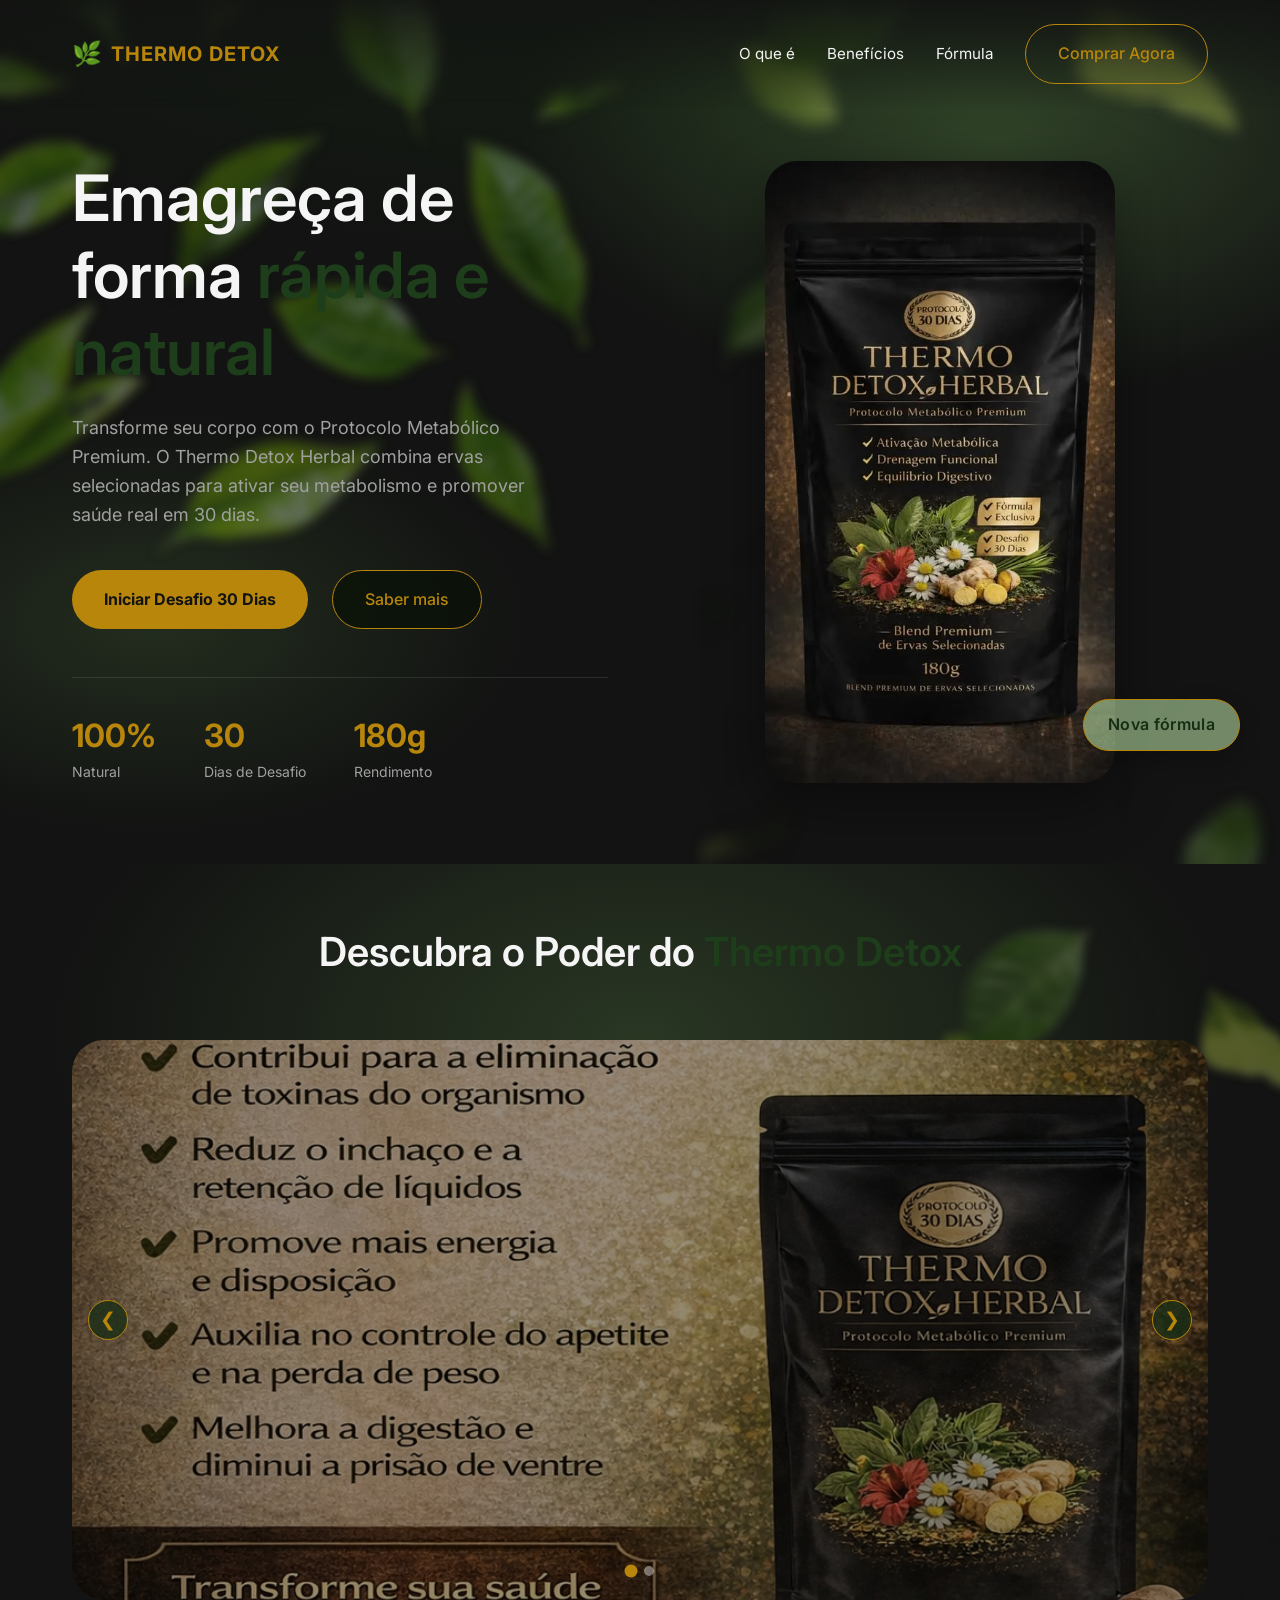
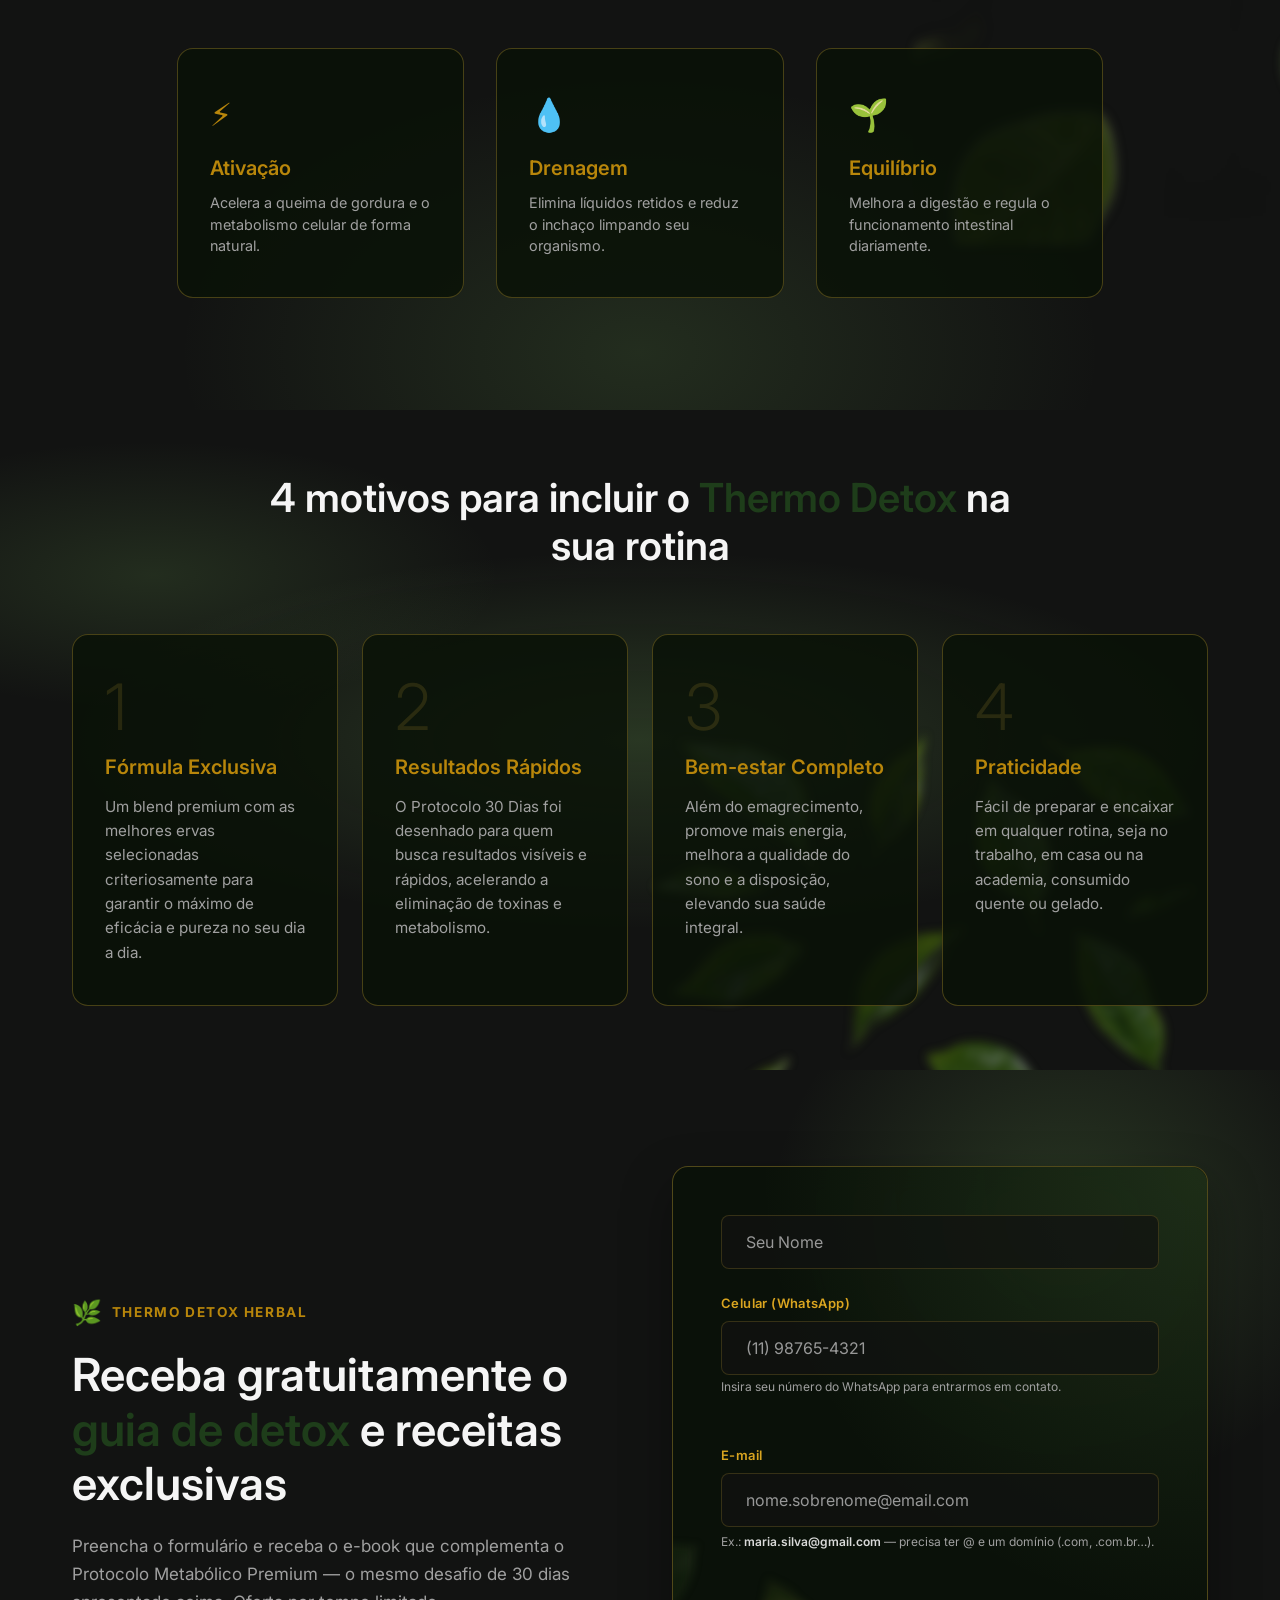
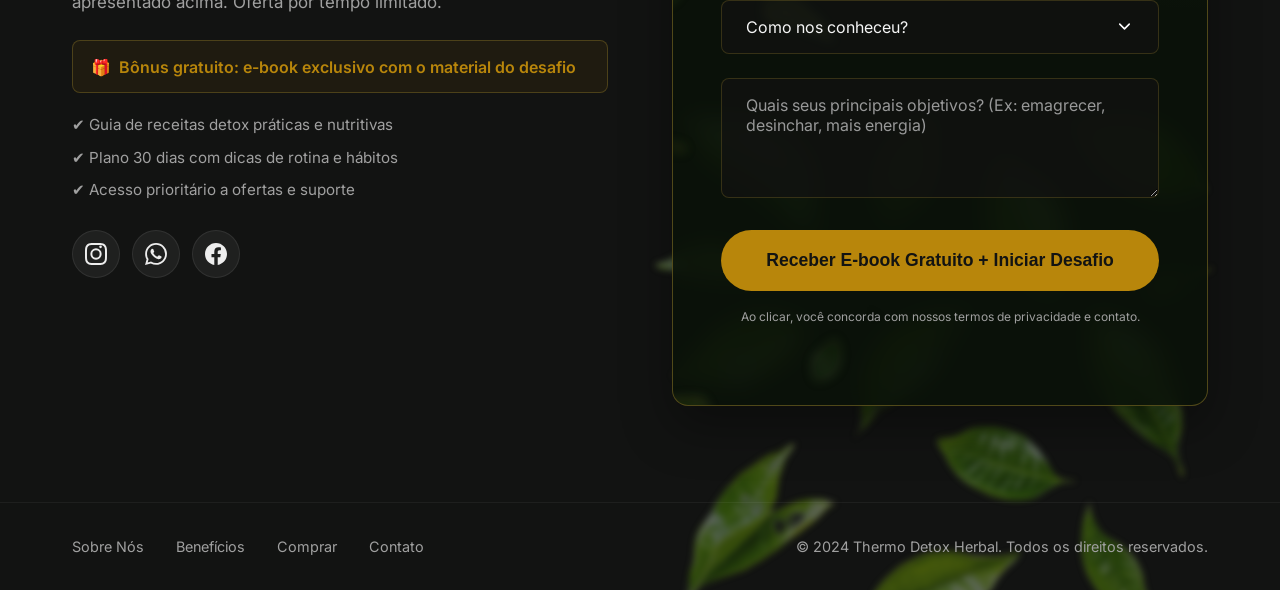
<file: index.html>
<!DOCTYPE html>
<html lang="pt-BR">
<head>
    <meta charset="UTF-8">
    <meta name="viewport" content="width=device-width, initial-scale=1.0">
    <title>Thermo Detox Herbal | Emagreça de Forma Natural</title>
    <meta name="description" content="Protocolo Metabólico Premium de Ervas Selecionadas. Ativação metabólica, drenagem funcional e equilíbrio digestivo.">
    <meta name="keywords" content="Thermo Detox, emagrecer, detox herbal, emagrecimento natural, metabolismo">
    <meta name="theme-color" content="#121312">
    <link rel="icon" type="image/svg+xml" href="./favicon.svg?v=2">
    <link rel="shortcut icon" href="./favicon.svg?v=2">
    <link rel="apple-touch-icon" href="./favicon.svg?v=2">
    <link rel="preconnect" href="https://fonts.googleapis.com">
    <link rel="preconnect" href="https://fonts.gstatic.com" crossorigin>
    <link href="https://fonts.googleapis.com/css2?family=Inter:wght@300;400;500;600;700&display=swap" rel="stylesheet">
    <link rel="stylesheet" href="css/styles.css">
    <script type="application/ld+json">
    {
      "@context": "https://schema.org",
      "@type": "Product",
      "name": "Thermo Detox Herbal",
      "description": "Protocolo Metabólico Premium de Ervas Selecionadas",
      "offers": {
        "@type": "Offer",
        "availability": "https://schema.org/InStock"
      }
    }
    </script>
</head>
<body>
    <!-- Navbar -->
    <header class="navbar">
        <div class="container nav-container">
            <div class="logo">
                <span class="logo-leaf">🌿</span> THERMO DETOX
            </div>
            <nav class="nav-links">
                <a href="#sobre">O que é</a>
                <a href="#beneficios">Benefícios</a>
                <a href="#ingredientes">Fórmula</a>
                <a href="https://api.whatsapp.com/message/HVASE7FUQGZ4B1?autoload=1&app_absent=0" target="_blank" class="btn btn-outline nav-cta">Comprar Agora</a>
            </nav>
        </div>
    </header>

    <!-- Hero Section -->
    <section class="hero">
        <!-- Blurred Background Images -->
        <div class="blur-bg">
            <img src="assets/folhas-verdes.webp" class="blur-img img-1" alt="" loading="lazy">
            <img src="assets/folhas-caindo.webp" class="blur-img img-2" alt="" loading="lazy">
        </div>

        <div class="container hero-grid">
            <div class="hero-content">
                <h1 class="hero-title">Emagreça de forma <span>rápida e natural</span></h1>
                <p class="hero-description">Transforme seu corpo com o Protocolo Metabólico Premium. O Thermo Detox Herbal combina ervas selecionadas para ativar seu metabolismo e promover saúde real em 30 dias.</p>
                <div class="hero-ctas">
                    <a href="https://api.whatsapp.com/message/HVASE7FUQGZ4B1?autoload=1&app_absent=0" target="_blank" class="btn btn-primary">Iniciar Desafio 30 Dias</a>
                    <a href="#beneficios" class="btn btn-secondary">Saber mais</a>
                </div>
                
                <div class="hero-stats">
                    <div class="stat-item">
                        <span class="stat-value">100%</span>
                        <span class="stat-label">Natural</span>
                    </div>
                    <div class="stat-item">
                        <span class="stat-value">30</span>
                        <span class="stat-label">Dias de Desafio</span>
                    </div>
                    <div class="stat-item">
                        <span class="stat-value">180g</span>
                        <span class="stat-label">Rendimento</span>
                    </div>
                </div>
            </div>
            <div class="hero-image-wrapper">
                <!-- Main Product Image Goes Here -->
                <div class="hero-image-bg"></div>
                <img src="assets/produto.webp" alt="Thermo Detox Herbal" class="hero-image" id="main-product-img" loading="lazy">
                <div class="image-label">Nova fórmula</div>
            </div>
        </div>
    </section>

    <!-- Descubra o Poder Section (Previously "O que é") -->
    <section class="environment-section" id="sobre">
        <div class="blur-bg section-ambient" aria-hidden="true">
            <img src="assets/folhas-caindo.webp" class="blur-img ambient-leaf ambient-leaf--env" alt="" loading="lazy">
        </div>
        <div class="container">
            <h2 class="section-title">Descubra o Poder do <span>Thermo Detox</span></h2>
            <div class="env-grid">
                <div class="carousel-container env-image-box">
                    <div class="carousel-track">
                        <div class="carousel-slide">
                            <img src="assets/info-produto.png" alt="Informações do Produto" class="env-img" loading="lazy">
                        </div>
                        <div class="carousel-slide">
                            <img src="assets/uso-do-produto.png" alt="Modo de Uso" class="env-img" loading="lazy">
                        </div>
                    </div>
                    
                    <!-- Carousel Controls -->
                    <button class="carousel-btn prev-btn" aria-label="Imagem Anterior">❮</button>
                    <button class="carousel-btn next-btn" aria-label="Próxima Imagem">❯</button>
                    
                    <div class="carousel-dots">
                        <span class="dot active"></span>
                        <span class="dot"></span>
                    </div>

                </div>
                <div class="env-stats">
                    <div class="glass-stat">
                        <div class="stat-icon">⚡</div>
                        <h4>Ativação</h4>
                        <p>Acelera a queima de gordura e o metabolismo celular de forma natural.</p>
                    </div>
                    <div class="glass-stat">
                        <div class="stat-icon">💧</div>
                        <h4>Drenagem</h4>
                        <p>Elimina líquidos retidos e reduz o inchaço limpando seu organismo.</p>
                    </div>
                    <div class="glass-stat">
                        <div class="stat-icon">🌱</div>
                        <h4>Equilíbrio</h4>
                        <p>Melhora a digestão e regula o funcionamento intestinal diariamente.</p>
                    </div>
                </div>
            </div>
        </div>
    </section>

    <!-- 4 Reasons Section -->
    <section class="reasons-section" id="beneficios">
        <div class="blur-bg section-ambient" aria-hidden="true">
            <img src="assets/folhas-verdes.webp" class="blur-img ambient-leaf ambient-leaf--beneficios" alt="" loading="lazy">
        </div>
        <div class="container">
            <h2 class="section-title">4 motivos para incluir o <span>Thermo Detox</span> na sua rotina</h2>
            <div class="reasons-grid">
                <!-- Reason 1 -->
                <div class="reason-card">
                    <div class="reason-number">1</div>
                    <h3 class="reason-title">Fórmula Exclusiva</h3>
                    <p class="reason-text">Um blend premium com as melhores ervas selecionadas criteriosamente para garantir o máximo de eficácia e pureza no seu dia a dia.</p>
                </div>
                <!-- Reason 2 -->
                <div class="reason-card">
                    <div class="reason-number">2</div>
                    <h3 class="reason-title">Resultados Rápidos</h3>
                    <p class="reason-text">O Protocolo 30 Dias foi desenhado para quem busca resultados visíveis e rápidos, acelerando a eliminação de toxinas e metabolismo.</p>
                </div>
                <!-- Reason 3 -->
                <div class="reason-card">
                    <div class="reason-number">3</div>
                    <h3 class="reason-title">Bem-estar Completo</h3>
                    <p class="reason-text">Além do emagrecimento, promove mais energia, melhora a qualidade do sono e a disposição, elevando sua saúde integral.</p>
                </div>
                <!-- Reason 4 -->
                <div class="reason-card">
                    <div class="reason-number">4</div>
                    <h3 class="reason-title">Praticidade</h3>
                    <p class="reason-text">Fácil de preparar e encaixar em qualquer rotina, seja no trabalho, em casa ou na academia, consumido quente ou gelado.</p>
                </div>
            </div>
        </div>
    </section>

    <!-- Lead Form / Footer Section -->
    <section class="lead-section" id="contato">
        <div class="blur-bg lead-section-bg section-ambient" aria-hidden="true">
            <img src="assets/folhas-verdes.webp" class="blur-img lead-bg-leaf" alt="" loading="lazy">
        </div>
        <div class="container lead-container">
            <div class="lead-content">
                <p class="lead-eyebrow"><span class="logo-leaf" aria-hidden="true">🌿</span> Thermo Detox Herbal</p>
                <h2 class="lead-title">Receba gratuitamente o <span>guia de detox</span> e receitas exclusivas</h2>
                <p class="lead-desc">Preencha o formulário e receba o e-book que complementa o Protocolo Metabólico Premium — o mesmo desafio de 30 dias apresentado acima. Oferta por tempo limitado.</p>
                <p class="bonus-highlight"><span class="bonus-icon" aria-hidden="true">🎁</span> Bônus gratuito: e-book exclusivo com o material do desafio</p>
                <ul class="lead-benefits">
                    <li>✔ Guia de receitas detox práticas e nutritivas</li>
                    <li>✔ Plano 30 dias com dicas de rotina e hábitos</li>
                    <li>✔ Acesso prioritário a ofertas e suporte</li>
                </ul>
                <nav class="social-links" aria-label="Redes sociais e contato">
                    <a href="https://www.instagram.com/thermodetoxherbal" target="_blank" rel="noopener noreferrer" class="social-icon" aria-label="Instagram Thermo Detox Herbal">
                        <svg class="social-icon-svg" xmlns="http://www.w3.org/2000/svg" viewBox="0 0 24 24" fill="currentColor" aria-hidden="true" focusable="false"><path d="M12 2.163c3.204 0 3.584.012 4.85.07 3.252.148 4.771 1.691 4.919 4.919.058 1.265.069 1.645.069 4.849 0 3.205-.012 3.584-.069 4.849-.149 3.225-1.664 4.771-4.919 4.919-1.266.058-1.644.07-4.85.07-3.204 0-3.584-.012-4.849-.07-3.26-.149-4.771-1.699-4.919-4.92-.058-1.265-.07-1.644-.07-4.849 0-3.204.013-3.583.07-4.849.149-3.227 1.664-4.771 4.919-4.919 1.266-.057 1.645-.069 4.849-.069zM12 0C8.741 0 8.333.014 7.053.072 2.695.272.273 2.69.073 7.052.014 8.333 0 8.741 0 12c0 3.259.014 3.668.072 4.948.2 4.358 2.618 6.78 6.98 6.98 1.281.058 1.689.072 4.948.072 3.259 0 3.668-.014 4.948-.072 4.354-.2 6.782-2.618 6.979-6.98.059-1.28.073-1.689.073-4.948 0-3.259-.014-3.667-.072-4.947-.196-4.354-2.617-6.78-6.979-6.98C15.668.014 15.259 0 12 0zm0 5.838a6.162 6.162 0 100 12.324 6.162 6.162 0 000-12.324zM12 16a4 4 0 110-8 4 4 0 010 8zm6.406-11.845a1.44 1.44 0 11-2.881 0 1.44 1.44 0 012.881 0z"/></svg>
                    </a>
                    <a href="https://api.whatsapp.com/message/HVASE7FUQGZ4B1?autoload=1&amp;app_absent=0" target="_blank" rel="noopener noreferrer" class="social-icon" aria-label="WhatsApp Thermo Detox Herbal">
                        <svg class="social-icon-svg" xmlns="http://www.w3.org/2000/svg" viewBox="0 0 24 24" fill="currentColor" aria-hidden="true" focusable="false"><path d="M17.472 14.382c-.297-.149-1.758-.867-2.03-.967-.273-.099-.471-.148-.67.15-.197.297-.767.966-.94 1.164-.173.199-.347.223-.644.075-.297-.15-1.255-.463-2.39-1.475-.883-.788-1.48-1.761-1.653-2.059-.173-.297-.018-.458.13-.606.134-.133.298-.347.446-.52.149-.174.198-.298.298-.497.099-.198.05-.371-.025-.52-.075-.149-.669-1.612-.916-2.207-.242-.579-.487-.5-.669-.51-.173-.008-.371-.01-.57-.01-.198 0-.52.074-.792.372-.272.297-1.04 1.016-1.04 2.479 0 1.462 1.065 2.875 1.213 3.074.149.198 2.096 3.2 5.077 4.487.709.306 1.262.489 1.694.625.712.227 1.36.195 1.871.118.571-.085 1.758-.719 2.006-1.413.248-.694.248-1.289.173-1.413-.074-.124-.272-.198-.57-.347m-5.421 7.403h-.004a9.87 9.87 0 01-5.031-1.378l-.361-.214-3.741.982.998-3.648-.235-.374a9.86 9.86 0 01-1.51-5.26c.001-5.45 4.436-9.884 9.888-9.884 2.64 0 5.122 1.03 6.988 2.898a9.825 9.825 0 012.893 6.994c-.003 5.45-4.435 9.884-9.885 9.884m8.413-18.297A11.815 11.815 0 0012.05 0C5.495 0 .16 5.335.157 11.892c0 2.096.547 4.142 1.588 5.945L.057 24l6.305-1.654a11.882 11.882 0 005.683 1.448h.005c6.554 0 11.89-5.335 11.893-11.893a11.821 11.821 0 00-3.48-8.413z"/></svg>
                    </a>
                    <a href="https://www.facebook.com/thermodetoxherbal" target="_blank" rel="noopener noreferrer" class="social-icon" aria-label="Facebook Thermo Detox Herbal">
                        <svg class="social-icon-svg" xmlns="http://www.w3.org/2000/svg" viewBox="0 0 24 24" fill="currentColor" aria-hidden="true" focusable="false"><path d="M24 12.073c0-6.627-5.373-12-12-12s-12 5.373-12 12c0 5.99 4.388 10.954 10.125 11.854v-8.385H7.078v-3.47h3.047V9.43c0-3.007 1.792-4.669 4.533-4.669 1.312 0 2.686.235 2.686.235v2.953H15.83c-1.491 0-1.956.925-1.956 1.874v2.25h3.328l-.532 3.47h-2.796v8.385C19.612 23.027 24 18.062 24 12.073z"/></svg>
                    </a>
                </nav>
            </div>
            <div class="lead-form-wrapper glass-panel">
                <form class="lead-form" autocomplete="on">
                    <div class="form-group">
                        <input type="text" id="nome" name="nome" placeholder="Seu Nome" autocomplete="name" required>
                    </div>
                    <div class="form-group" id="grupo-telefone">
                        <label class="form-label" for="telefone">Celular (WhatsApp)</label>
                        <input type="tel" id="telefone" name="telefone" inputmode="numeric" autocomplete="tel" maxlength="15" placeholder="(11) 98765-4321" required aria-describedby="hint-telefone feedback-telefone">
                        <p class="form-hint form-hint--compact" id="hint-telefone">Insira seu número do WhatsApp para entrarmos em contato.</p>
                        <p class="form-field-feedback" id="feedback-telefone" aria-live="polite"></p>
                    </div>
                    <div class="form-group" id="grupo-email">
                        <label class="form-label" for="email">E-mail</label>
                        <input type="email" id="email" name="email" autocomplete="email" inputmode="email" maxlength="120" placeholder="nome.sobrenome@email.com" required aria-describedby="hint-email feedback-email">
                        <p class="form-hint" id="hint-email">Ex.: <strong>maria.silva@gmail.com</strong> — precisa ter @ e um domínio (.com, .com.br…).</p>
                        <p class="form-field-feedback" id="feedback-email" aria-live="polite"></p>
                    </div>
                    <div class="form-group">
                        <select id="origem" name="origem" required class="form-select">
                            <option value="" disabled selected>Como nos conheceu?</option>
                            <option value="Instagram">Instagram</option>
                            <option value="Facebook">Facebook</option>
                            <option value="Google">Google / Pesquisa</option>
                            <option value="Indicacao">Indicação</option>
                            <option value="Outros">Outros</option>
                        </select>
                    </div>
                    <div class="form-group">
                        <textarea id="desejos" name="desejos" placeholder="Quais seus principais objetivos? (Ex: emagrecer, desinchar, mais energia)" rows="3" required></textarea>
                    </div>
                    <button type="submit" class="btn btn-primary submit-btn">Receber E-book Gratuito + Iniciar Desafio</button>
                    <p class="form-disclaimer">Ao clicar, você concorda com nossos termos de privacidade e contato.</p>
                    <div class="form-response" role="status" aria-live="polite"></div>
                </form>
                <div class="blur-bg">
                    <img src="assets/folhas-caindo.webp" class="blur-img ambient-leaf ambient-leaf--form" alt="" loading="lazy">
                </div>
            </div>
        </div>
        
        <footer class="footer">
            <div class="container footer-content">
                <div class="footer-links">
                    <a href="#sobre">Sobre Nós</a>
                    <a href="#beneficios">Benefícios</a>
                    <a href="#contato">Comprar</a>
                    <a href="#contato">Contato</a>
                </div>
                <div class="footer-copy">
                    &copy; 2024 Thermo Detox Herbal. Todos os direitos reservados.
                </div>
            </div>
        </footer>
    </section>

    <script src="js/script.js"></script>
</body>
</html>
</file>
<file: css/styles.css>
/* Design System Tokens */
:root {
    /* Colors based on PROJECT_CONTEXT.md */
    --clr-bg-dark: #121312; /* Grafite/Preto fraco */
    --clr-bg-card: #1a1b1a; 
    --clr-bg-card-hover: #212221;
    --clr-primary: #1e3d1a; /* Verde Escuro Orgânico */
    --clr-primary-dark: #162e13;
    --clr-text-main: #f5f5f5;
    --clr-text-muted: #a0a0a0;
    --clr-gold: #b8860b; /* Dourado Premium */
    --clr-gold-light: #daa520;
    
    /* Layout & Spacing */
    --container-width: 1200px;
    --spacing-sm: 0.5rem;
    --spacing-md: 1rem;
    --spacing-lg: 2rem;
    --spacing-xl: 4rem;
    
    /* Typography */
    --font-family: 'Inter', system-ui, sans-serif;
    
    /* Effects */
    --transition: all 0.3s cubic-bezier(0.25, 0.8, 0.25, 1);
    --radius-sm: 8px;
    --radius-md: 16px;
    --radius-lg: 32px;

    /* Fundo orgânico — gradientes verdes + folhas (blur leve, animação global) */
    --bg-moss-soft: rgba(123, 181, 95, 0.16);
    --bg-moss-mid: rgba(123, 181, 95, 0.22);
    --bg-moss-strong: rgba(123, 181, 95, 0.28);
    --ambient-leaf-opacity: 0.24;
    --ambient-leaf-opacity-dim: 0.14;
    --ambient-leaf-opacity-bright: 0.34;
    --ambient-leaf-blur: 5px;
    --ambient-leaf-footer-blur: 3px;
    --hero-leaf-blur: 6px;
    --ambient-anim-ease: cubic-bezier(0.45, 0.05, 0.25, 1);
    --ambient-anim-duration: 9s;
    --ambient-anim-duration-alt: 11s;
}

* {
    margin: 0;
    padding: 0;
    box-sizing: border-box;
}

html {
    scroll-behavior: smooth;
}

body {
    font-family: var(--font-family);
    background-color: #121312;
    background-image: radial-gradient(ellipse 125% 70% at 50% -8%, rgba(26, 46, 22, 0.58) 0%, transparent 52%);
    background-attachment: fixed;
    color: var(--clr-text-main);
    line-height: 1.6;
    overflow-x: hidden;
}

/* Typography styles */
h1, h2, h3, h4 {
    line-height: 1.2;
    font-weight: 600;
}

a {
    color: inherit;
    text-decoration: none;
    transition: var(--transition);
}

.container {
    max-width: var(--container-width);
    margin: 0 auto;
    padding: 0 var(--spacing-lg);
}

/* Components */
.btn {
    display: inline-flex;
    align-items: center;
    justify-content: center;
    padding: 1rem 2rem;
    border-radius: 100px;
    font-size: 1rem;
    font-weight: 500;
    cursor: pointer;
    transition: var(--transition);
    border: none;
    outline: none;
}

.btn-primary {
    background: var(--clr-gold);
    color: var(--clr-bg-dark);
    border: none;
    font-weight: 700;
}

.btn-primary:hover {
    background: #e6c84c;
    transform: translateY(-2px);
    box-shadow: 0 8px 25px rgba(212, 175, 55, 0.6);
}

.btn-secondary {
    background: rgba(10, 18, 8, 0.8);
    color: var(--clr-gold);
    border: 1px solid var(--clr-gold);
}

.btn-secondary:hover {
    background: var(--clr-gold);
    color: var(--clr-bg-dark);
    transform: translateY(-2px);
}

.btn-outline {
    border: 1px solid var(--clr-gold);
    background: transparent;
    color: var(--clr-gold);
}

.btn-outline:hover {
    background: var(--clr-gold);
    color: var(--clr-bg-dark);
}

/* Navbar */
.navbar {
    position: fixed;
    top: 0;
    left: 0;
    width: 100%;
    z-index: 100;
    padding: 1.5rem 0;
    transition: var(--transition);
    background: linear-gradient(to bottom, rgba(18, 19, 18, 0.9) 0%, rgba(18, 19, 18, 0) 100%);
    -webkit-backdrop-filter: blur(5px);
    backdrop-filter: blur(5px);
}

.navbar.scrolled {
    padding: 1rem 0;
    background: rgba(18, 19, 18, 0.95);
    border-bottom: 1px solid rgba(255, 255, 255, 0.05);
}

.nav-container {
    display: flex;
    justify-content: space-between;
    align-items: center;
}

.logo {
    font-size: 1.25rem;
    font-weight: 700;
    letter-spacing: 1px;
    display: flex;
    align-items: center;
    gap: 0.5rem;
    color: var(--clr-gold);
}

.logo-leaf {
    font-size: 1.5rem;
}

.nav-links {
    display: flex;
    align-items: center;
    gap: 2rem;
    font-size: 0.95rem;
}

.nav-links a:not(.btn):hover {
    color: var(--clr-primary);
}

.mobile-menu {
    display: none;
    cursor: pointer;
}

/* Hero Section */
.hero {
    padding-top: 10rem;
    padding-bottom: 5rem;
    position: relative;
    overflow: hidden; /* Added to contain blur spillover */
}

.hero::before {
    content: '';
    position: absolute;
    top: 0;
    left: 0;
    width: 100%;
    height: 100%;
    background:
        radial-gradient(ellipse 72% 58% at 78% 16%, var(--bg-moss-strong) 0%, transparent 52%),
        radial-gradient(ellipse 58% 48% at 12% 72%, var(--bg-moss-soft) 0%, transparent 50%);
    z-index: -1;
    pointer-events: none;
}

/* Blurred Ambient Background from Images */
.blur-bg {
    position: absolute;
    top: 0;
    left: 0;
    width: 100%;
    height: 100%;
    z-index: 1; /* Trazendo para frente do background do body */
    pointer-events: none;
}

.blur-img {
    position: absolute;
    filter: blur(5px); /* Quase nítido, conforme preferência */
    opacity: 0.4; 
    mix-blend-mode: initial; 
    border-radius: var(--radius-lg); 
}

.blur-img.img-1 {
    top: -18%;
    left: -8%;
    width: min(68vw, 760px);
    max-width: 760px;
    filter: blur(var(--hero-leaf-blur));
    -webkit-filter: blur(var(--hero-leaf-blur));
    animation: pulseGlowHero1 var(--ambient-anim-duration-alt) infinite alternate var(--ambient-anim-ease);
    will-change: transform, opacity;
}

.blur-img.img-2 {
    bottom: -28%;
    right: -8%;
    width: min(62vw, 680px);
    max-width: 680px;
    filter: blur(calc(var(--hero-leaf-blur) + 1px));
    -webkit-filter: blur(calc(var(--hero-leaf-blur) + 1px));
    animation: pulseGlowHero2 var(--ambient-anim-duration) infinite alternate-reverse var(--ambient-anim-ease);
    will-change: transform, opacity;
}

@keyframes pulseGlowHero1 {
    0% {
        transform: scale(1) translate(0, 0) rotate(14deg);
        opacity: var(--ambient-leaf-opacity-dim);
    }
    100% {
        transform: scale(1.12) translate(22px, -20px) rotate(20deg);
        opacity: var(--ambient-leaf-opacity-bright);
    }
}

@keyframes pulseGlowHero2 {
    0% {
        transform: scale(1) translate(0, 0) rotate(-22deg);
        opacity: var(--ambient-leaf-opacity-dim);
    }
    100% {
        transform: scale(1.1) translate(-22px, 20px) rotate(-14deg);
        opacity: var(--ambient-leaf-opacity-bright);
    }
}

@keyframes ambientLeafEnv {
    0% {
        transform: rotate(-14deg) translate(0, 0) scale(1);
        opacity: var(--ambient-leaf-opacity-dim);
    }
    100% {
        transform: rotate(-21deg) translate(-24px, 20px) scale(1.12);
        opacity: var(--ambient-leaf-opacity-bright);
    }
}

@keyframes ambientLeafBeneficios {
    0% {
        transform: translate(calc(-50% + 0px), calc(-50% + 0px)) rotate(3deg) scale(1);
        opacity: var(--ambient-leaf-opacity-dim);
    }
    100% {
        transform: translate(calc(-50% + 20px), calc(-50% - 18px)) rotate(-8deg) scale(1.12);
        opacity: var(--ambient-leaf-opacity-bright);
    }
}

@keyframes ambientLeafFooter {
    0% {
        transform: translateX(-50%) translateY(0) rotate(0deg) scale(1);
        opacity: var(--ambient-leaf-opacity-dim);
    }
    100% {
        transform: translateX(-50%) translateY(-22px) rotate(6deg) scale(1.1);
        opacity: var(--ambient-leaf-opacity-bright);
    }
}

@keyframes ambientLeafForm {
    0% {
        transform: rotate(-10deg) translate(0, 0) scale(1);
        opacity: 0.1;
    }
    100% {
        transform: rotate(-14deg) translate(10px, -8px) scale(1.06);
        opacity: 0.2;
    }
}

.hero-grid {
    display: grid;
    grid-template-columns: 1fr 1fr;
    gap: 4rem;
    align-items: center;
    position: relative;
    z-index: 10; /* Garante que o conteúdo fique acima dos glows de fundo */
}

.hero-title {
    font-size: clamp(2.5rem, 5vw, 4rem);
    margin-bottom: 1.5rem;
}

.hero-title span {
    color: var(--clr-primary);
}

.hero-description {
    font-size: 1.125rem;
    color: var(--clr-text-muted);
    margin-bottom: 2.5rem;
    max-width: 90%;
}

.hero-ctas {
    display: flex;
    gap: 1.5rem;
    margin-bottom: 3rem;
}

.hero-stats {
    display: flex;
    gap: 3rem;
    border-top: 1px solid rgba(255, 255, 255, 0.1);
    padding-top: 2rem;
}

.stat-item {
    display: flex;
    flex-direction: column;
}

.stat-value {
    font-size: 2rem;
    color: var(--clr-gold);
    font-weight: 700;
}

.stat-label {
    font-size: 0.875rem;
    color: var(--clr-text-muted);
}

.hero-image-wrapper {
    position: relative;
    display: flex;
    justify-content: center;
    align-items: center;
}

.hero-image-bg {
    display: none; /* Removendo a moldura preta */
}

/* Using a pseudo element for the leaf background inside the hero image block */
.hero-image-bg::before {
    content: '';
    position: absolute;
    top: -20%;
    right: -20%;
    width: 100%;
    height: 100%;
    background: radial-gradient(circle, rgba(123, 181, 95, 0.2) 0%, transparent 60%);
    opacity: 0.6;
}

.hero-image {
    width: 100%;
    max-width: 350px;
    height: auto;
    object-fit: contain;
    border-radius: var(--radius-lg);
    filter: drop-shadow(0 20px 30px rgba(0, 0, 0, 0.4));
    animation: float 6s ease-in-out infinite;
    z-index: 2;
    display: block;
}

.placeholder-img {
    background: #333;
    aspect-ratio: 3/4;
    border-radius: 20px;
    display: flex;
    align-items: center;
    justify-content: center;
    color: #666;
    border: 2px dashed #444;
}

@keyframes float {
    0% { transform: translateY(0); }
    50% { transform: translateY(-15px); }
    100% { transform: translateY(0); }
}

.image-label {
    position: absolute;
    bottom: 2rem;
    right: -2rem;
    background: rgba(167, 200, 150, 0.65);
    color: var(--clr-primary-dark);
    padding: 0.75rem 1.5rem;
    border-radius: 100px;
    font-weight: 600;
    border: 1px solid var(--clr-gold);
    box-shadow: 0 10px 24px rgba(0, 0, 0, 0.22);
    display: flex;
    align-items: center;
    gap: 0.5rem;
    z-index: 3;
    letter-spacing: 0.02em;
}

/* Camada de folhas suave — partilhado entre secções (opacidade / blur iguais) */
.section-ambient {
    z-index: 0;
}

.ambient-leaf.blur-img {
    filter: blur(var(--ambient-leaf-blur));
    -webkit-filter: blur(var(--ambient-leaf-blur));
    border-radius: var(--radius-lg);
    will-change: transform, opacity;
}

.ambient-leaf--env {
    top: 5%;
    right: -12%;
    left: auto;
    width: min(46vw, 520px);
    max-width: 520px;
    animation: ambientLeafEnv var(--ambient-anim-duration-alt) infinite alternate var(--ambient-anim-ease);
}

.ambient-leaf--beneficios {
    left: 50%;
    top: 45%;
    width: min(50vw, 580px);
    max-width: 580px;
    animation: ambientLeafBeneficios var(--ambient-anim-duration) infinite alternate-reverse var(--ambient-anim-ease);
    animation-delay: 0.75s;
}

.ambient-leaf--form {
    right: 58%;
    bottom: -8%;
    left: auto;
    width: min(42vw, 300px);
    max-width: 300px;
    animation: ambientLeafForm calc(var(--ambient-anim-duration) * 1.35) infinite alternate var(--ambient-anim-ease);
}

/* Environment / Banner Section */
.environment-section {
    padding: var(--spacing-xl) 0;
    position: relative;
    overflow: hidden;
}

.environment-section::before {
    content: '';
    position: absolute;
    inset: 0;
    z-index: 0;
    pointer-events: none;
    background:
        radial-gradient(ellipse 88% 58% at 50% 15%, var(--bg-moss-mid) 0%, transparent 52%),
        radial-gradient(ellipse 75% 50% at 50% 95%, var(--bg-moss-soft) 0%, transparent 48%);
}

.environment-section .container {
    position: relative;
    z-index: 1;
}

.hero-content {
    position: relative;
    z-index: 5;
}

.env-grid {
    display: flex;
    flex-direction: column;
    gap: 3rem;
}

.env-image-box {
    width: 100%;
    height: 400px;
    border-radius: var(--radius-lg);
    position: relative;
    overflow: hidden;
    background-color: var(--clr-bg-card);
}

@media (min-width: 1025px) {
    .env-image-box {
        height: 560px;
    }
}

/* Carousel Styles */
.carousel-container {
    position: relative;
    width: 100%;
}

.carousel-track {
    display: flex;
    width: 100%;
    height: 100%;
    transition: transform 0.5s ease-in-out;
}

.carousel-slide {
    min-width: 100%;
    height: 100%;
}

.carousel-btn {
    position: absolute;
    top: 50%;
    transform: translateY(-50%);
    background: rgba(26, 46, 22, 0.8);
    color: var(--clr-gold);
    border: 1px solid var(--clr-gold);
    width: 40px;
    height: 40px;
    border-radius: 50%;
    cursor: pointer;
    z-index: 10;
    display: flex;
    align-items: center;
    justify-content: center;
    font-size: 1.2rem;
    transition: var(--transition);
}

.carousel-btn:hover {
    background: var(--clr-gold);
    color: var(--clr-bg-dark);
}

.prev-btn { left: 1rem; }
.next-btn { right: 1rem; }

.carousel-dots {
    position: absolute;
    bottom: 1.5rem;
    left: 50%;
    transform: translateX(-50%);
    display: flex;
    gap: 0.5rem;
    z-index: 10;
}

.dot {
    width: 10px;
    height: 10px;
    border-radius: 50%;
    background: rgba(255, 255, 255, 0.4);
    cursor: pointer;
    transition: var(--transition);
}

.dot.active {
    background: var(--clr-gold);
    transform: scale(1.3);
}

.env-img {
    width: 100%;
    height: 100%;
    object-fit: cover;
    filter: brightness(0.6);
    transition: var(--transition);
}

.env-image-box:hover .env-img {
    filter: brightness(0.8);
    transform: scale(1.02);
}



.glass-panel {
    /* Utilizado apenas como helper wrapper se necessário */
    position: relative;
    border-radius: var(--radius-md);
}

.glass-stat {
    padding: 2.5rem 2rem;
    border-radius: var(--radius-md);
    background: rgba(10, 18, 8, 0.85); /* Verde muito escuro */
    border: 1px solid rgba(212, 175, 55, 0.3); /* Borda Dourada sutil */
    transition: var(--transition);
}

.glass-stat:hover {
    transform: translateY(-5px);
    border-color: rgba(212, 175, 55, 0.8);
    background: rgba(10, 18, 8, 0.95);
    box-shadow: 0 10px 30px rgba(0,0,0,0.5);
}

.env-stats {
    display: grid;
    grid-template-columns: repeat(3, 1fr);
    gap: 2rem;
    padding: 3rem;
    margin-top: -3rem; /* Margem negativa reduzida para evitar erros de design */
    z-index: 10;
    position: relative;
    width: 90%;
    margin-left: auto;
    margin-right: auto;
}

.stat-icon {
    font-size: 2rem;
    margin-bottom: 1rem;
    color: var(--clr-gold);
}

.glass-stat h4 {
    color: var(--clr-gold);
    font-size: 1.25rem;
    margin-bottom: 0.75rem;
}

.glass-stat p {
    color: var(--clr-text-muted);
    font-size: 0.9rem;
    line-height: 1.5;
}

/* Reasons Section */
.reasons-section {
    padding: var(--spacing-xl) 0;
    position: relative;
    overflow: hidden;
}

.reasons-section::before {
    content: '';
    position: absolute;
    inset: 0;
    z-index: 0;
    pointer-events: none;
    background:
        radial-gradient(ellipse 85% 55% at 50% 50%, var(--bg-moss-mid) 0%, transparent 52%),
        radial-gradient(ellipse 60% 45% at 12% 25%, var(--bg-moss-soft) 0%, transparent 45%);
}

.reasons-section .container {
    position: relative;
    z-index: 1;
}

.section-title {
    font-size: 2.5rem;
    text-align: center;
    max-width: 800px;
    margin: 0 auto 4rem;
}

.section-title span {
    color: var(--clr-primary);
}

.reasons-grid {
    display: grid;
    grid-template-columns: repeat(4, 1fr);
    gap: 1.5rem;
}

.reason-card {
    background-color: rgba(10, 18, 8, 0.85);
    padding: 2.5rem 2rem;
    border-radius: var(--radius-md);
    transition: var(--transition);
    border: 1px solid rgba(212, 175, 55, 0.3);
}

.reason-card:hover {
    background-color: rgba(10, 18, 8, 0.95);
    transform: translateY(-10px);
    border-color: rgba(212, 175, 55, 0.8);
    box-shadow: 0 20px 40px rgba(0, 0, 0, 0.4);
}

.reason-number {
    font-size: 4rem;
    font-weight: 300;
    color: rgba(212, 175, 55, 0.15); /* Dourado marca d'água */
    line-height: 1;
    margin-bottom: 1rem;
    transition: var(--transition);
}

.reason-card:hover .reason-number {
    color: rgba(212, 175, 55, 0.5); /* Dourado mais forte no hover */
}

.reason-title {
    font-size: 1.25rem;
    margin-bottom: 1rem;
    color: var(--clr-gold);
}

.reason-text {
    color: var(--clr-text-muted);
    font-size: 0.95rem;
}

/* Lead Section & Footer */
.lead-section {
    padding-top: max(6rem, calc(var(--spacing-xl) + 2rem));
    padding-bottom: 0;
    position: relative;
    overflow: hidden;
    scroll-margin-top: 5.5rem;
}

.lead-section-bg {
    z-index: 0;
    opacity: 1;
    pointer-events: none;
}

.lead-bg-leaf {
    left: 50%;
    right: auto;
    bottom: -8%;
    width: min(56vw, 600px);
    max-width: 600px;
    filter: blur(var(--ambient-leaf-footer-blur));
    -webkit-filter: blur(var(--ambient-leaf-footer-blur));
    animation: ambientLeafFooter var(--ambient-anim-duration-alt) infinite alternate var(--ambient-anim-ease);
    animation-delay: 0.4s;
    will-change: transform, opacity;
}

.lead-section::before {
    content: '';
    position: absolute;
    top: 0;
    right: 0;
    width: 60%;
    height: 75%;
    background: radial-gradient(ellipse 70% 60% at 72% 18%, var(--bg-moss-mid) 0%, transparent 55%);
    z-index: 0;
    pointer-events: none;
}

.lead-container {
    display: grid;
    grid-template-columns: 1fr 1fr;
    gap: 4rem;
    align-items: center;
    padding-bottom: 6rem;
    position: relative;
    z-index: 1;
}

.lead-eyebrow {
    font-size: 0.85rem;
    font-weight: 700;
    letter-spacing: 0.12em;
    text-transform: uppercase;
    color: var(--clr-gold);
    margin-bottom: 1rem;
    display: flex;
    align-items: center;
    gap: 0.5rem;
}

.lead-title {
    font-size: clamp(2rem, 4vw, 2.85rem);
    margin-bottom: 1.25rem;
    max-width: 20ch;
}

.lead-title span {
    color: var(--clr-primary);
}

.lead-desc {
    color: var(--clr-text-muted);
    font-size: 1.0625rem;
    margin-bottom: 1.5rem;
    max-width: 34rem;
    line-height: 1.65;
}

.social-links {
    display: flex;
    flex-wrap: wrap;
    align-items: center;
    gap: 0.75rem;
}

.social-icon {
    width: 48px;
    height: 48px;
    border-radius: 50%;
    background: rgba(255, 255, 255, 0.06);
    border: 1px solid rgba(255, 255, 255, 0.08);
    display: flex;
    align-items: center;
    justify-content: center;
    color: rgba(255, 255, 255, 0.92);
    transition: var(--transition);
}

.social-icon-svg {
    width: 22px;
    height: 22px;
    display: block;
    flex-shrink: 0;
}

.social-icon:hover {
    background: var(--clr-primary);
    border-color: rgba(212, 175, 55, 0.35);
    color: #fff;
    transform: translateY(-5px);
}

.social-icon:focus-visible {
    outline: 2px solid var(--clr-gold-light);
    outline-offset: 3px;
}

.lead-form-wrapper {
    padding: 3rem;
    border-radius: var(--radius-md);
    background: rgba(10, 18, 8, 0.88);
    backdrop-filter: blur(12px);
    -webkit-backdrop-filter: blur(12px);
    border: 1px solid rgba(212, 175, 55, 0.35);
    box-shadow: 0 20px 50px rgba(0, 0, 0, 0.35);
    position: relative;
    overflow: hidden;
    transition: var(--transition);
}

.lead-form-wrapper:hover {
    border-color: rgba(212, 175, 55, 0.55);
    box-shadow: 0 24px 56px rgba(0, 0, 0, 0.45);
}

.lead-form-wrapper::before {
    content: '';
    position: absolute;
    inset: 0;
    z-index: 0;
    border-radius: inherit;
    background: radial-gradient(circle at 100% 0%, var(--bg-moss-soft) 0%, transparent 45%);
    pointer-events: none;
}

.lead-form-wrapper::after {
    display: none;
}

.lead-form-wrapper .blur-bg {
    opacity: 0.35;
    z-index: 0;
}

.lead-form-wrapper .lead-form,
.lead-form-wrapper .form-disclaimer,
.lead-form-wrapper .form-response {
    position: relative;
    z-index: 1;
}


.form-group {
    margin-bottom: 1.5rem;
}

.form-label {
    display: block;
    font-size: 0.8125rem;
    font-weight: 600;
    color: var(--clr-gold-light);
    margin-bottom: 0.45rem;
    letter-spacing: 0.03em;
}

.form-hint {
    font-size: 0.75rem;
    color: var(--clr-text-muted);
    margin: 0.4rem 0 0;
    line-height: 1.45;
}

.form-hint--compact {
    margin-top: 0.25rem;
    line-height: 1.35;
}

.form-hint strong {
    color: rgba(230, 230, 230, 0.95);
    font-weight: 600;
}

.form-field-feedback {
    margin: 0.35rem 0 0;
    min-height: 1.25rem;
    font-size: 0.78rem;
    line-height: 1.35;
    color: var(--clr-text-muted);
}

.lead-form .form-group.is-valid .form-field-feedback {
    color: #6ecf9a;
}

.lead-form .form-group.is-warning .form-field-feedback {
    color: #d4b87a;
}

.lead-form .form-group.is-invalid .form-field-feedback {
    color: #f08090;
}

.lead-form .form-group.is-valid > input {
    border-color: rgba(87, 185, 119, 0.45);
}

.lead-form .form-group.is-warning > input {
    border-color: rgba(218, 165, 32, 0.45);
}

.lead-form .form-group.is-invalid > input {
    border-color: rgba(244, 120, 130, 0.55);
}

.lead-form .form-group.is-valid > input:focus {
    border-color: var(--clr-gold-light);
    box-shadow: 0 0 0 2px rgba(87, 185, 119, 0.22);
}

.lead-form input,
.lead-form select,
.lead-form textarea {
    width: 100%;
    background: rgba(18, 19, 18, 0.75);
    border: 1px solid rgba(212, 175, 55, 0.2);
    padding: 1rem 1.5rem;
    border-radius: var(--radius-sm);
    color: var(--clr-text-main);
    font-family: var(--font-family);
    font-size: 1rem;
    transition: var(--transition);
    appearance: none;
}

.lead-form input::placeholder,
.lead-form textarea::placeholder {
    color: rgba(160, 160, 160, 0.95);
}

.lead-form select {
    cursor: pointer;
    background-image: url("data:image/svg+xml,%3Csvg xmlns='http://www.w3.org/2000/svg' width='24' height='24' viewBox='0 0 24 24' fill='none' stroke='white' stroke-width='2' stroke-linecap='round' stroke-linejoin='round'%3E%3Cpath d='m6 9 6 6 6-6'/%3E%3C/svg%3E");
    background-repeat: no-repeat;
    background-position: right 1.5rem center;
    background-size: 1.2rem;
}

.lead-form select option {
    background: #121312;
    color: #fff;
}

.lead-form textarea {
    resize: vertical;
    min-height: 120px;
}

.lead-form input:focus,
.lead-form select:focus,
.lead-form textarea:focus {
    outline: none;
    border-color: var(--clr-gold-light);
    background: rgba(18, 19, 18, 0.92);
    box-shadow: 0 0 0 1px rgba(184, 134, 11, 0.35);
}

.submit-btn {
    width: 100%;
    padding: 1.25rem;
    font-size: 1.1rem;
    margin-bottom: 1rem;
}

.form-disclaimer {
    font-size: 0.75rem;
    color: var(--clr-text-muted);
    text-align: center;
}

.form-disclaimer a {
    color: var(--clr-gold-light);
    text-decoration: underline;
    text-underline-offset: 2px;
}

.bonus-highlight {
    color: var(--clr-gold);
    font-weight: 600;
    font-size: 1rem;
    margin: 0 0 1.25rem;
    text-align: left;
    line-height: 1.5;
    padding: 0.85rem 1.1rem;
    border-radius: var(--radius-sm);
    background: rgba(184, 134, 11, 0.08);
    border: 1px solid rgba(212, 175, 55, 0.25);
    display: flex;
    align-items: flex-start;
    gap: 0.5rem;
    max-width: 34rem;
}

.bonus-icon {
    flex-shrink: 0;
}

.lead-benefits {
    list-style: none;
    padding: 0;
    margin: 0 0 1.75rem;
    color: var(--clr-text-main);
}

.lead-benefits li {
    margin: 0.5rem 0;
    font-size: 0.95rem;
    color: var(--clr-text-muted);
}

.lead-benefits li:first-child {
    margin-top: 0;
}

.form-response {
    margin-top: 0.75rem;
    font-size: 0.9rem;
    text-align: center;
    min-height: 1.2rem;
}

.form-response.success { color: #57b977; }
.form-response.error { color: #f45b6b; }

.footer {
    border-top: 1px solid rgba(255, 255, 255, 0.05);
    padding: 2rem 0;
    position: relative;
    z-index: 1;
    overflow: hidden;
}

.footer-content {
    display: flex;
    justify-content: space-between;
    align-items: center;
    position: relative;
    z-index: 1;
}

.footer-links {
    display: flex;
    gap: 2rem;
    font-size: 0.9rem;
    color: var(--clr-text-muted);
}

.footer-links a:hover {
    color: #fff;
}

.footer-copy {
    font-size: 0.9rem;
    color: var(--clr-text-muted);
}

/* Responsive Design - Tablet Landscape */
@media (max-width: 1024px) and (min-width: 769px) {
    .hero-grid, .lead-container {
        grid-template-columns: 1fr;
        gap: 3rem;
    }
    
    .reasons-grid {
        grid-template-columns: repeat(2, 1fr);
    }
    
    .env-stats {
        grid-template-columns: repeat(2, 1fr);
        gap: 2rem;
        width: 95%;
        margin-left: auto;
        margin-right: auto;
    }
    
    .hero-title {
        font-size: 3rem;
    }
    
    .hero-image-wrapper {
        padding: 2rem;
    }
    
    .nav-links {
        gap: 1rem;
    }
}

/* Responsive Design - Mobile */
@media (max-width: 768px) {
    .nav-links {
        flex-wrap: wrap;
        justify-content: center;
        gap: 1rem;
    }

    .nav-links a {
        padding: 0.5rem 0.75rem;
    }

    .hero {
        padding-top: 8rem;
    }

    .hero-stats {
        flex-direction: column;
        gap: 1.5rem;
    }

    .reasons-grid {
        grid-template-columns: 1fr;
    }

    .footer-content {
        flex-direction: column;
        gap: 1.5rem;
        text-align: center;
    }

    .lead-form-wrapper {
        padding: 2rem 1.5rem;
    }
}
</file>
